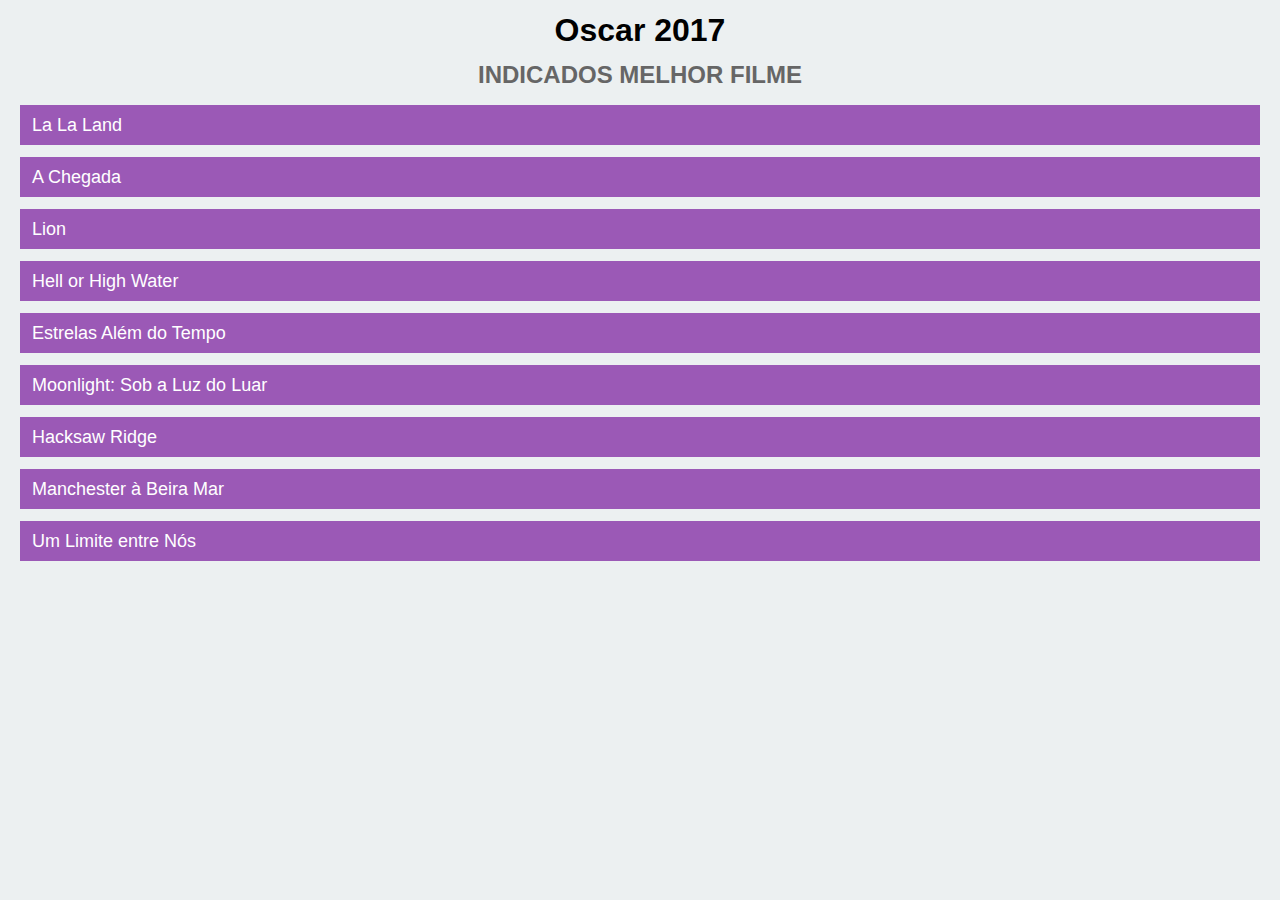
<file: html-css/pm-proj001/index.html>
<!DOCTYPE html>
<html lang="pt-br">
    <head>
        <title></title>
        <meta charset="UTF-8">
        <meta name="viewport" content="width=device-width, initial-scale=1">
        <link href="estilo.css" rel="stylesheet">
        <!-- Detalhes do projeto
             Cor do Body : #ecf0f1,
             Font: Arial,
             Margin dos li's: 12px,
             Tamanho da font dos Li's: 18px,
             background Li's: #9b59b6
        -->

    </head>
    <body>
        <h1 class="text-center default-margin">Oscar 2017</h1>
        <h2 class="text-center default-margin">Indicados Melhor Filme</h2>

        <ul>
            <li>La La Land</li>
            <li>A Chegada</li>
            <li>Lion</li>
            <li>Hell or High Water</li>
            <li>Estrelas Além do Tempo</li>
            <li>Moonlight: Sob a Luz do Luar</li>
            <li>Hacksaw Ridge</li>
            <li>Manchester à Beira Mar</li>
            <li>Um Limite entre Nós</li>
        </ul>
    
    </body>
</html>
</file>
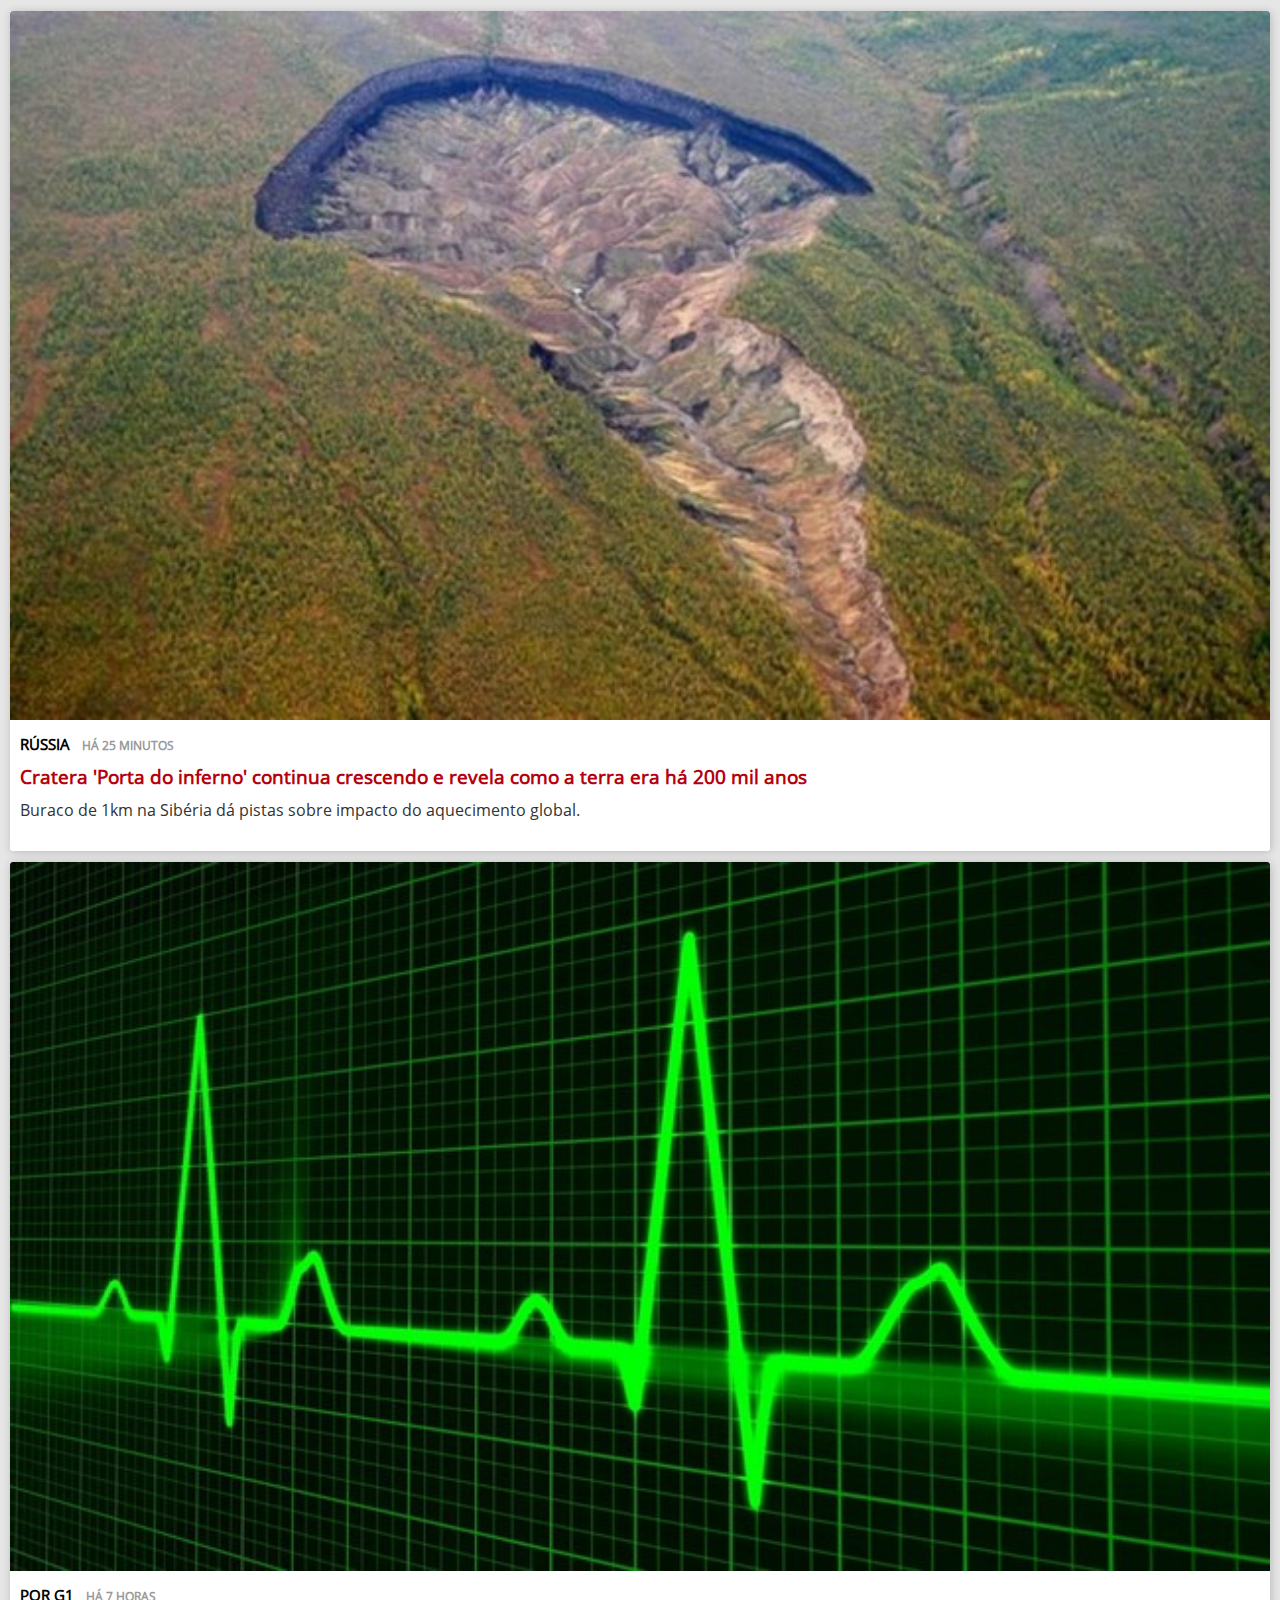
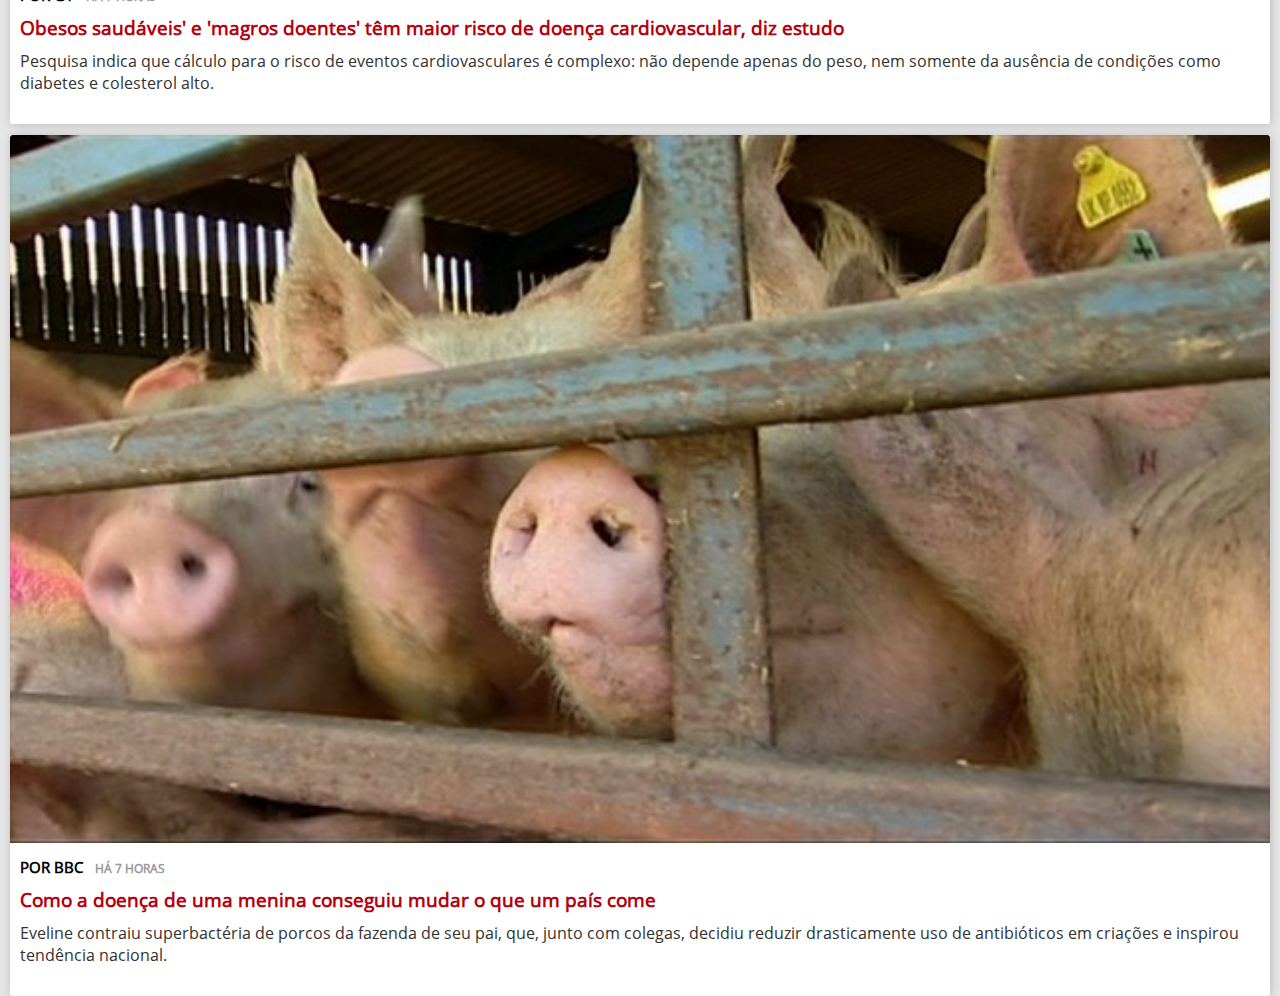
<file: html-css/pm-proj002/index.html>
<!DOCTYPE html>
<html lang="pt-br">

<head>
    <meta charset="UTF-8">
    <meta name="viewport" content="width=device-width, initial-scale=1.0">
    <link rel="stylesheet" href="css/style.css">
    <title>Projeto 2</title>
</head>

<body>
    <div class="container">
        <div class="card">
            <div class="image-card">
                <a href="http://g1.globo.com/ciencia-e-saude/noticia/porta-do-inferno-a-gigantesca-cratera-que-continua-crescendo-e-revela-como-a-terra-era-ha-200-mil-anos.ghtml" target="_blank"><img src="images/cratera.jpg" alt="Porta do Inferno" title="Porta do Inferno"></a>
            </div>
            <div class="content-card">
                <h4>Rússia <span> Há 25 Minutos</span></h4>
                <div class="title"> <a href="http://g1.globo.com/ciencia-e-saude/noticia/porta-do-inferno-a-gigantesca-cratera-que-continua-crescendo-e-revela-como-a-terra-era-ha-200-mil-anos.ghtml" target="_blank"><h3>Cratera 'Porta do inferno' continua crescendo e revela como a terra era há 200 mil anos</h3></a> </div>
                <p>Buraco de 1km na Sibéria dá pistas sobre impacto do aquecimento global.</p>
            </div>
        </div>
        <div class="card">
            <div class="image-card">
                <a href="http://g1.globo.com/bemestar/noticia/obesos-saudaveis-e-magros-doentes-tem-maior-risco-de-doenca-cardiovascular-diz-estudo.ghtml" target="_blank"><img src="images/obesos.jpg" alt="Obesos" title="Obesos"></a>
            </div>
            <div class="content-card">
                <h4>Por G1 <span> Há 7 horas</span></h4>
                <div class="title"> <a href="http://g1.globo.com/bemestar/noticia/como-a-doenca-de-uma-menina-conseguiu-mudar-o-que-um-pais-come.ghtml" target="_blank"><h3>Obesos saudáveis' e 'magros doentes' têm maior risco de doença cardiovascular, diz estudo</h3></a> </div>
                <p>Pesquisa indica que cálculo para o risco de eventos cardiovasculares é complexo: não depende apenas do peso, nem somente da ausência de condições como diabetes e colesterol alto. </p>
            </div>
        </div>
        <div class="card">
            <div class="image-card">
                <a href="http://g1.globo.com/bemestar/noticia/como-a-doenca-de-uma-menina-conseguiu-mudar-o-que-um-pais-come.ghtml" target="_blank"><img src="images/doenca-menina.jpg" alt="Como a doença de uma menina conseguiu mudar o que um país come" title="Como a doença de uma menina conseguiu mudar o que um país come"></a>
            </div>
            <div class="content-card">
                <h4>Por bbc <span> Há 7 horas</span></h4>
                <div class="title"> <a href="http://g1.globo.com/bemestar/noticia/como-a-doenca-de-uma-menina-conseguiu-mudar-o-que-um-pais-come.ghtml" target="_blank"><h3>Como a doença de uma menina conseguiu mudar o que um país come</h3></a> </div>
                <p>Eveline contraiu superbactéria de porcos da fazenda de seu pai, que, junto com colegas, decidiu reduzir drasticamente uso de antibióticos em criações e inspirou tendência nacional. </p>
            </div>
        </div>
    </div>
</body>

</html>
</file>
<file: html-css/pm-proj001/estilo.css>
body{
    background: #ecf0f1;
    font-family: Arial, Helvetica, sans-serif;
}
.default-margin{
    margin: 12px;
}
.text-center {
    text-align: center;
}
h2{
    text-transform: uppercase;
    color: #666;
}
ul {
    list-style: none;
    padding-left: 0px; 
}
ul li{
    background: #9b59b6;
    font-size: 18px;
    color: #fff;
    display: flex;
    align-items: center;
    justify-items: center;
    padding-left: 12px;
    height: 40px;
    margin:12px;
}
</file>
<file: html-css/pm-proj002/css/style.css>
*{
    margin: 0;
    padding: 0;
}

@font-face{
    font-family: 'Open Sans';
    src: url('../fonts/OpenSans-Regular.ttf');
}

body{
    font-family: 'Open Sans', 'sans-serif';
    background: #e6e6e6;
}

.container{
    margin-left: 10px;
    margin-right:10px;
}
.container .card{
    margin-top: 11px;
    background: #fff;
    border-radius: 0 0 3px 3px;
    box-shadow: 1px 1px 10px rgba(0,0,0,0.2);

}

.container .card .image-card img{
    width: 100%;
    border-radius: 3px 3px 0 0;
}
.container .card h4{
    text-transform: uppercase;
    font-size: 15px;
}
.container .card h4 span{
    color: #999999;
    font-size: 12px;
    padding-left: 8px;
}
.container .card .content-card{
    padding: 9px 8px 30px 10px;
}
.container .card .content-card .title{
    margin-top: 10px;
}
.container .card .content-card .title a{
    text-decoration: none;
    color: #b5000d;
    font-size:16px;
}
.container .card .content-card p{
    color: #333;
    margin-top: 10px;
}
</file>
